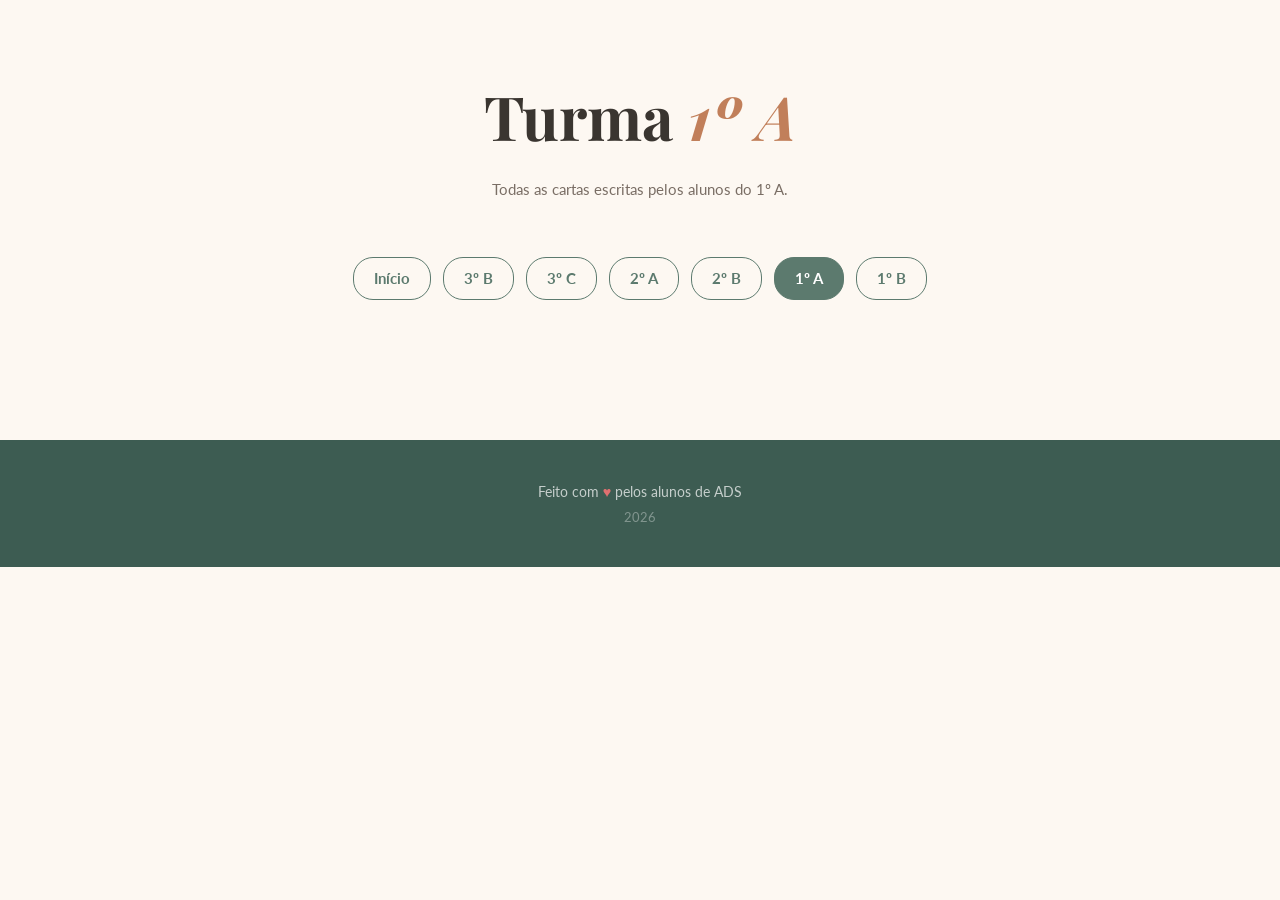
<file: salas/sala-1a.html>
<!DOCTYPE html>
<html lang="pt-BR">
<head>
    <meta charset="UTF-8">
    <meta name="viewport" content="width=device-width, initial-scale=1.0">
    <title>Cartas - 1º A</title>
    <link rel="preconnect" href="https://fonts.googleapis.com">
    <link href="https://fonts.googleapis.com/css2?family=Playfair+Display:ital,wght@0,700;1,400&family=Lato:wght@300;400;700&display=swap" rel="stylesheet">
    <link rel="stylesheet" href="../style.css">
</head>
<body data-sala="1º A">

    <main id="secao-das-cartas" class="secao-das-cartas secao-das-cartas-subpagina">
        <div class="topo-das-cartas">
            <h1 class="titulo-principal">Turma <em>1º A</em></h1>
            <p class="subtitulo-das-cartas">Todas as cartas escritas pelos alunos do 1º A.</p>
        </div>

        <nav class="menu-de-salas" aria-label="Navegação de salas">
            <a href="../index.html" class="botao-sala">Início</a>
            <a href="sala-3b.html" class="botao-sala">3º B</a>
            <a href="sala-3c.html" class="botao-sala">3º C</a>
            <a href="sala-2a.html" class="botao-sala">2º A</a>
            <a href="sala-2b.html" class="botao-sala">2º B</a>
            <a href="sala-1a.html" class="botao-sala ativo">1º A</a>
            <a href="sala-1b.html" class="botao-sala">1º B</a>
        </nav>

        <div id="container-cartas" class="grade-de-cartas"></div>
    </main>

    <footer class="rodape-pagina">
        <p>Feito com <span class="coracao">♥</span> pelos alunos de ADS</p>
        <p class="ano-rodape-pagina">2026</p>
    </footer>

    <div id="fundo-escuro-janela" class="fundo-escuro-janela oculto">
        <div class="janela-da-carta">
            <button id="btn-fechar-modal" class="botao-fechar-janela" aria-label="Fechar carta">✕</button>
            <span class="icone-da-janela">✉️</span>
            <h2 id="modal-nome" class="nome-na-janela"></h2>
            <p class="subtitulo-na-janela">Carta para o Professor</p>
            <hr class="linha-divisoria">
            <p id="modal-texto" class="texto-completo-janela"></p>

            <img id="modal-imagem" class="imagem-na-janela oculto" alt="Lembrança com o professor">
            <p id="modal-sala" class="etiqueta-de-sala"></p>
        </div>
    </div>

    <script src="../dados.js"></script>
    <script src="../script.js"></script>
</body>
</html>
</file>
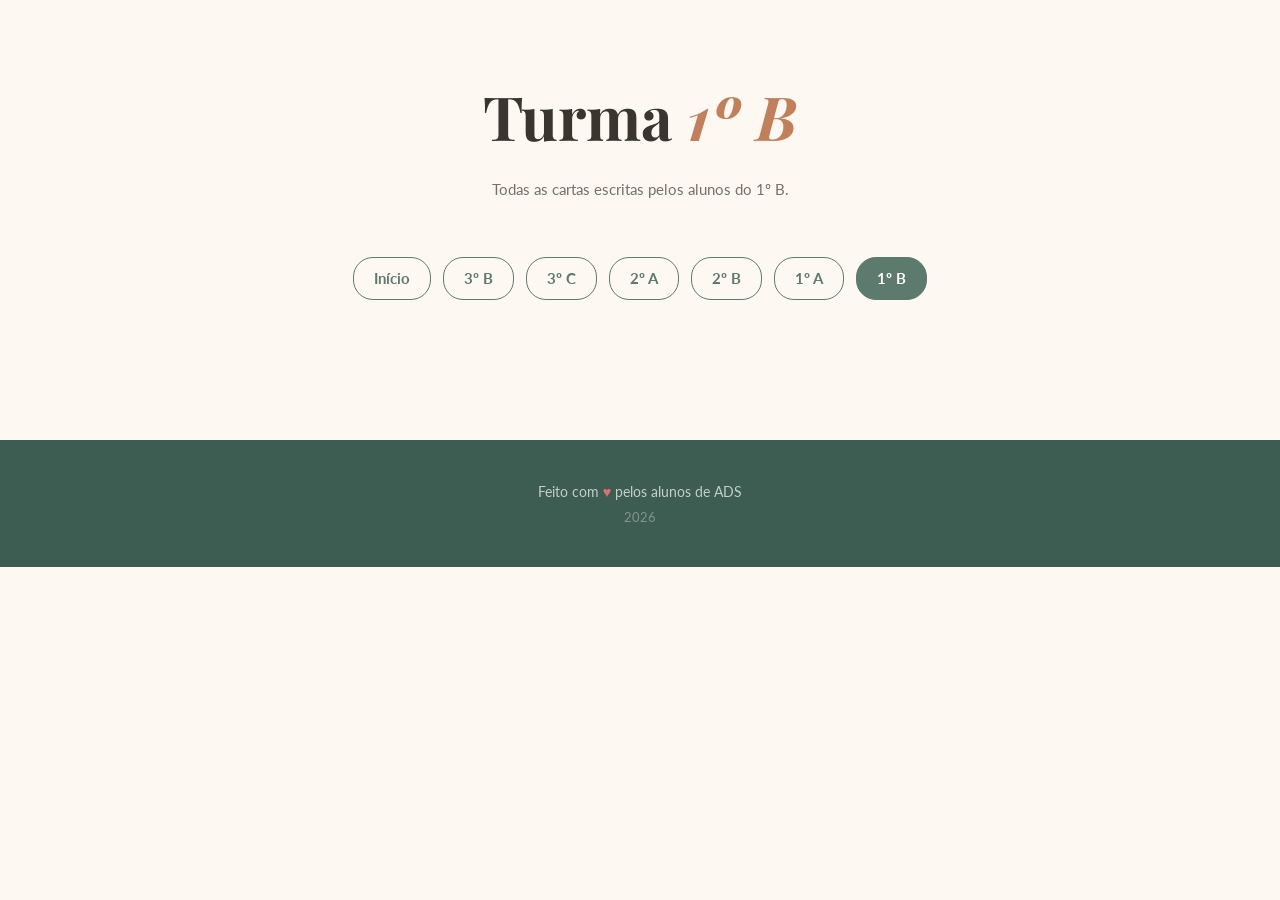
<file: salas/sala-1b.html>
<!DOCTYPE html>
<html lang="pt-BR">
<head>
    <meta charset="UTF-8">
    <meta name="viewport" content="width=device-width, initial-scale=1.0">
    <title>Cartas - 1º B</title>
    <link rel="preconnect" href="https://fonts.googleapis.com">
    <link href="https://fonts.googleapis.com/css2?family=Playfair+Display:ital,wght@0,700;1,400&family=Lato:wght@300;400;700&display=swap" rel="stylesheet">
    <link rel="stylesheet" href="../style.css">
</head>
<body data-sala="1º B">

    <main id="secao-das-cartas" class="secao-das-cartas secao-das-cartas-subpagina">
        <div class="topo-das-cartas">
            <h1 class="titulo-principal">Turma <em>1º B</em></h1>
            <p class="subtitulo-das-cartas">Todas as cartas escritas pelos alunos do 1º B.</p>
        </div>

        <nav class="menu-de-salas" aria-label="Navegação de salas">
            <a href="../index.html" class="botao-sala">Início</a>
            <a href="sala-3b.html" class="botao-sala">3º B</a>
            <a href="sala-3c.html" class="botao-sala">3º C</a>
            <a href="sala-2a.html" class="botao-sala">2º A</a>
            <a href="sala-2b.html" class="botao-sala">2º B</a>
            <a href="sala-1a.html" class="botao-sala">1º A</a>
            <a href="sala-1b.html" class="botao-sala ativo">1º B</a>
        </nav>

        <div id="container-cartas" class="grade-de-cartas"></div>
    </main>

    <footer class="rodape-pagina">
        <p>Feito com <span class="coracao">♥</span> pelos alunos de ADS</p>
        <p class="ano-rodape-pagina">2026</p>
    </footer>

    <div id="fundo-escuro-janela" class="fundo-escuro-janela oculto">
        <div class="janela-da-carta">
            <button id="btn-fechar-modal" class="botao-fechar-janela" aria-label="Fechar carta">✕</button>
            <span class="icone-da-janela">✉️</span>
            <h2 id="modal-nome" class="nome-na-janela"></h2>
            <p class="subtitulo-na-janela">Carta para o Professor</p>
            <hr class="linha-divisoria">
            <p id="modal-texto" class="texto-completo-janela"></p>

            <img id="modal-imagem" class="imagem-na-janela oculto" alt="Lembrança com o professor">
            <p id="modal-sala" class="etiqueta-de-sala"></p>
        </div>
    </div>

    <script src="../dados.js"></script>
    <script src="../script.js"></script>
</body>
</html>
</file>
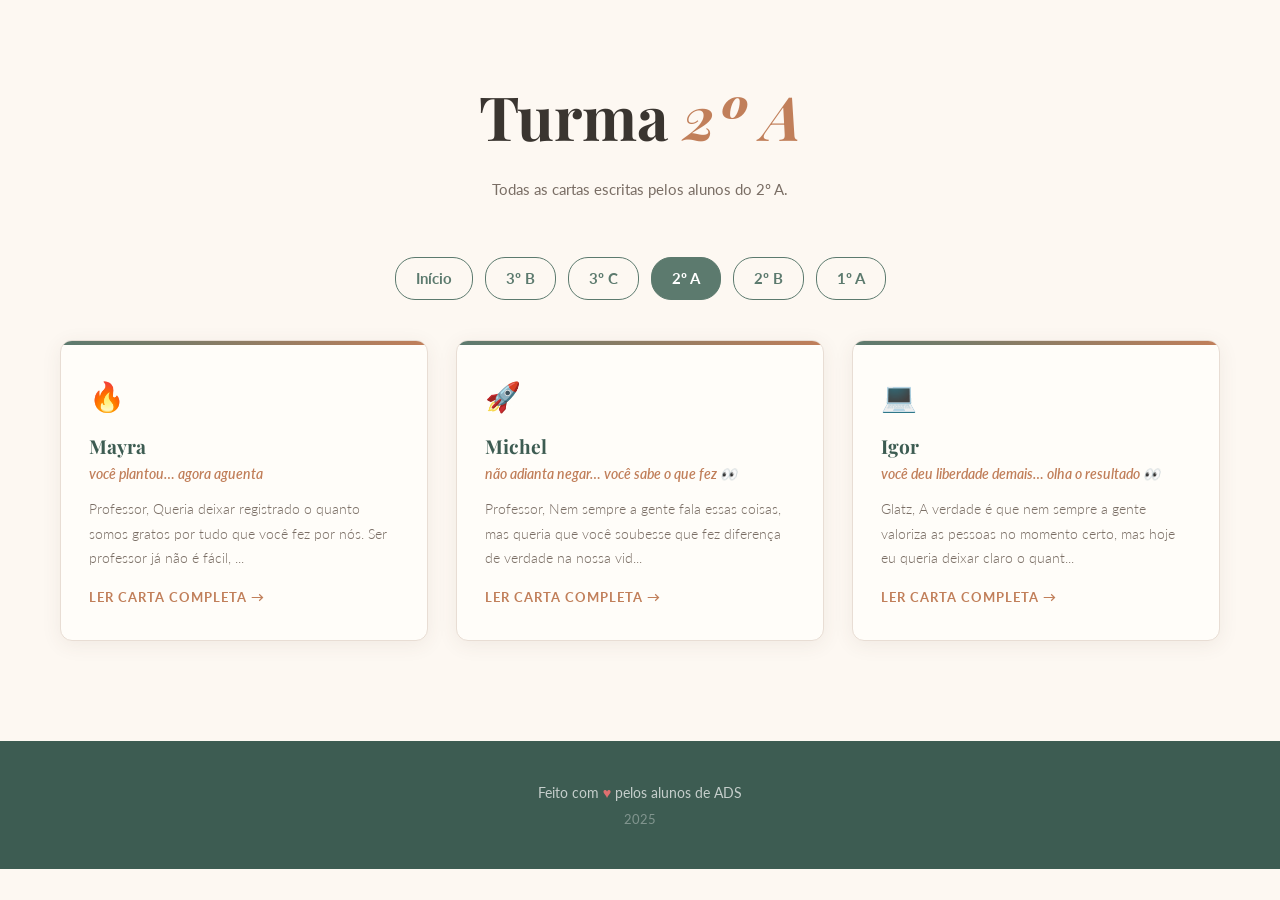
<file: salas/sala-2a.html>
<!DOCTYPE html>
<html lang="pt-BR">
<head>
    <meta charset="UTF-8">
    <meta name="viewport" content="width=device-width, initial-scale=1.0">
    <title>Cartas - 2º A</title>
    <link rel="preconnect" href="https://fonts.googleapis.com">
    <link href="https://fonts.googleapis.com/css2?family=Playfair+Display:ital,wght@0,700;1,400&family=Lato:wght@300;400;700&display=swap" rel="stylesheet">
    <link rel="stylesheet" href="../style.css">
</head>
<body data-sala="2º A">

    <main id="secao-das-cartas" class="secao-das-cartas secao-das-cartas-subpagina">
        <div class="topo-das-cartas">
            <h1 class="titulo-principal">Turma <em>2º A</em></h1>
            <p class="subtitulo-das-cartas">Todas as cartas escritas pelos alunos do 2º A.</p>
        </div>

        <nav class="menu-de-salas" aria-label="Navegação de salas">
            <a href="../index.html" class="botao-sala">Início</a>
            <a href="sala-3b.html" class="botao-sala">3º B</a>
            <a href="sala-3c.html" class="botao-sala">3º C</a>
            <a href="sala-2a.html" class="botao-sala ativo">2º A</a>
            <a href="sala-2b.html" class="botao-sala">2º B</a>
            <a href="sala-1a.html" class="botao-sala">1º A</a>
        </nav>

        <div id="container-cartas" class="grade-de-cartas"></div>
    </main>

    <footer class="rodape-pagina">
        <p>Feito com <span class="coracao">♥</span> pelos alunos de ADS</p>
        <p class="ano-rodape-pagina">2025</p>
    </footer>

    <div id="fundo-escuro-janela" class="fundo-escuro-janela oculto">
        <div class="janela-da-carta">
            <button id="btn-fechar-modal" class="botao-fechar-janela" aria-label="Fechar carta">✕</button>
            <span class="icone-da-janela">✉️</span>
            <h2 id="modal-nome" class="nome-na-janela"></h2>
            <p class="subtitulo-na-janela">Carta para o Professor</p>
            <hr class="linha-divisoria">
            <p id="modal-texto" class="texto-completo-janela"></p>

            <img id="modal-imagem" class="imagem-na-janela oculto" alt="Lembran�a com o professor">
            <p id="modal-sala" class="etiqueta-de-sala"></p>
        </div>
    </div>

    <script src="../dados.js"></script>
    <script src="../script.js"></script>
</body>
</html>
</file>
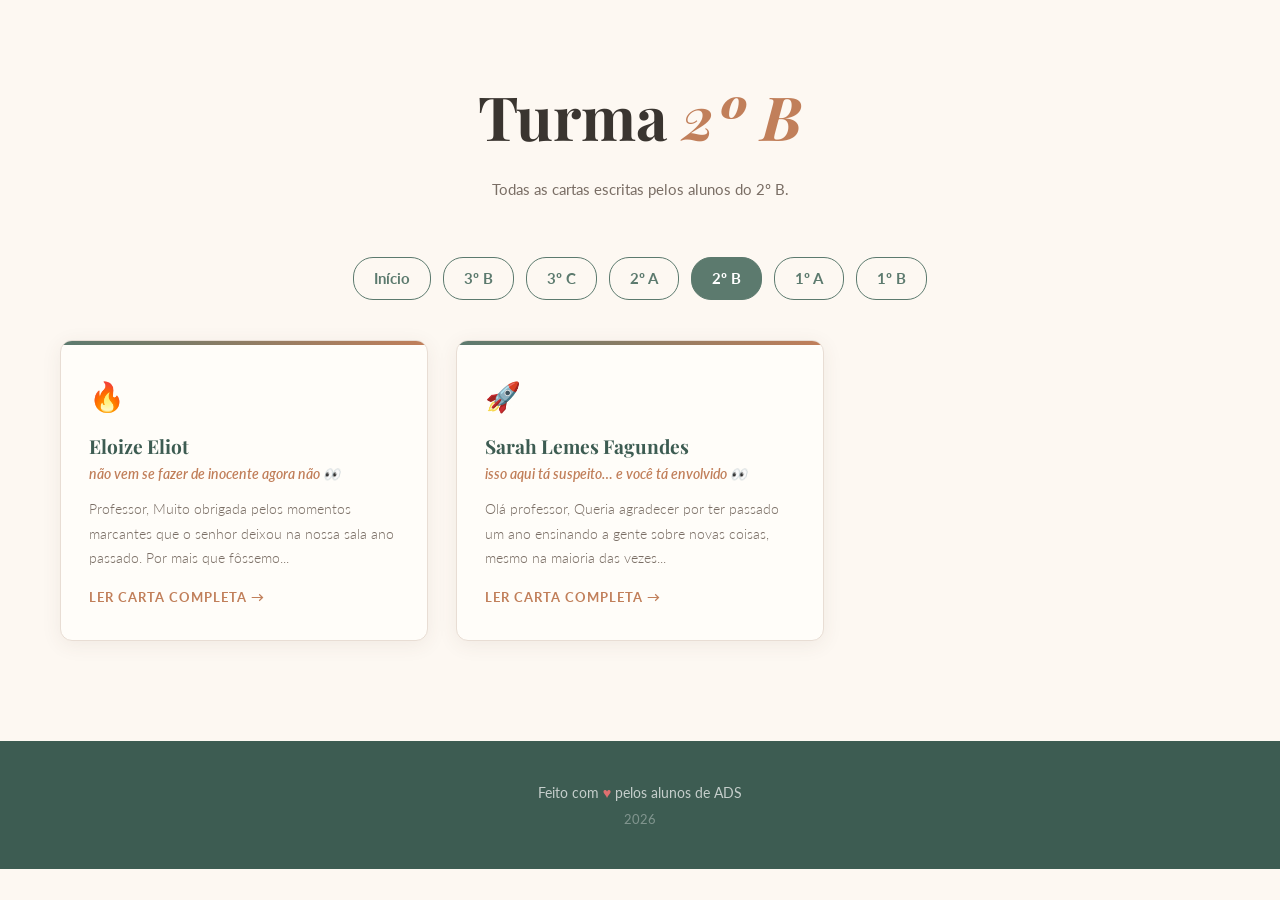
<file: salas/sala-2b.html>
<!DOCTYPE html>
<html lang="pt-BR">
<head>
    <meta charset="UTF-8">
    <meta name="viewport" content="width=device-width, initial-scale=1.0">
    <title>Cartas - 2º B</title>
    <link rel="preconnect" href="https://fonts.googleapis.com">
    <link href="https://fonts.googleapis.com/css2?family=Playfair+Display:ital,wght@0,700;1,400&family=Lato:wght@300;400;700&display=swap" rel="stylesheet">
    <link rel="stylesheet" href="../style.css">
</head>
<body data-sala="2º B">

    <main id="secao-das-cartas" class="secao-das-cartas secao-das-cartas-subpagina">
        <div class="topo-das-cartas">
            <h1 class="titulo-principal">Turma <em>2º B</em></h1>
            <p class="subtitulo-das-cartas">Todas as cartas escritas pelos alunos do 2º B.</p>
        </div>

        <nav class="menu-de-salas" aria-label="Navegação de salas">
            <a href="../index.html" class="botao-sala">Início</a>
            <a href="sala-3b.html" class="botao-sala">3º B</a>
            <a href="sala-3c.html" class="botao-sala">3º C</a>
            <a href="sala-2a.html" class="botao-sala">2º A</a>
            <a href="sala-2b.html" class="botao-sala ativo">2º B</a>
            <a href="sala-1a.html" class="botao-sala">1º A</a>
            <a href="sala-1b.html" class="botao-sala">1º B</a>
        </nav>

        <div id="container-cartas" class="grade-de-cartas"></div>
    </main>

    <footer class="rodape-pagina">
        <p>Feito com <span class="coracao">♥</span> pelos alunos de ADS</p>
        <p class="ano-rodape-pagina">2026</p>
    </footer>

    <div id="fundo-escuro-janela" class="fundo-escuro-janela oculto">
        <div class="janela-da-carta">
            <button id="btn-fechar-modal" class="botao-fechar-janela" aria-label="Fechar carta">✕</button>
            <span class="icone-da-janela">✉️</span>
            <h2 id="modal-nome" class="nome-na-janela"></h2>
            <p class="subtitulo-na-janela">Carta para o Professor</p>
            <hr class="linha-divisoria">
            <p id="modal-texto" class="texto-completo-janela"></p>

            <img id="modal-imagem" class="imagem-na-janela oculto" alt="Lembrança com o professor">
            <p id="modal-sala" class="etiqueta-de-sala"></p>
        </div>
    </div>

    <script src="../dados.js"></script>
    <script src="../script.js"></script>
</body>
</html>
</file>
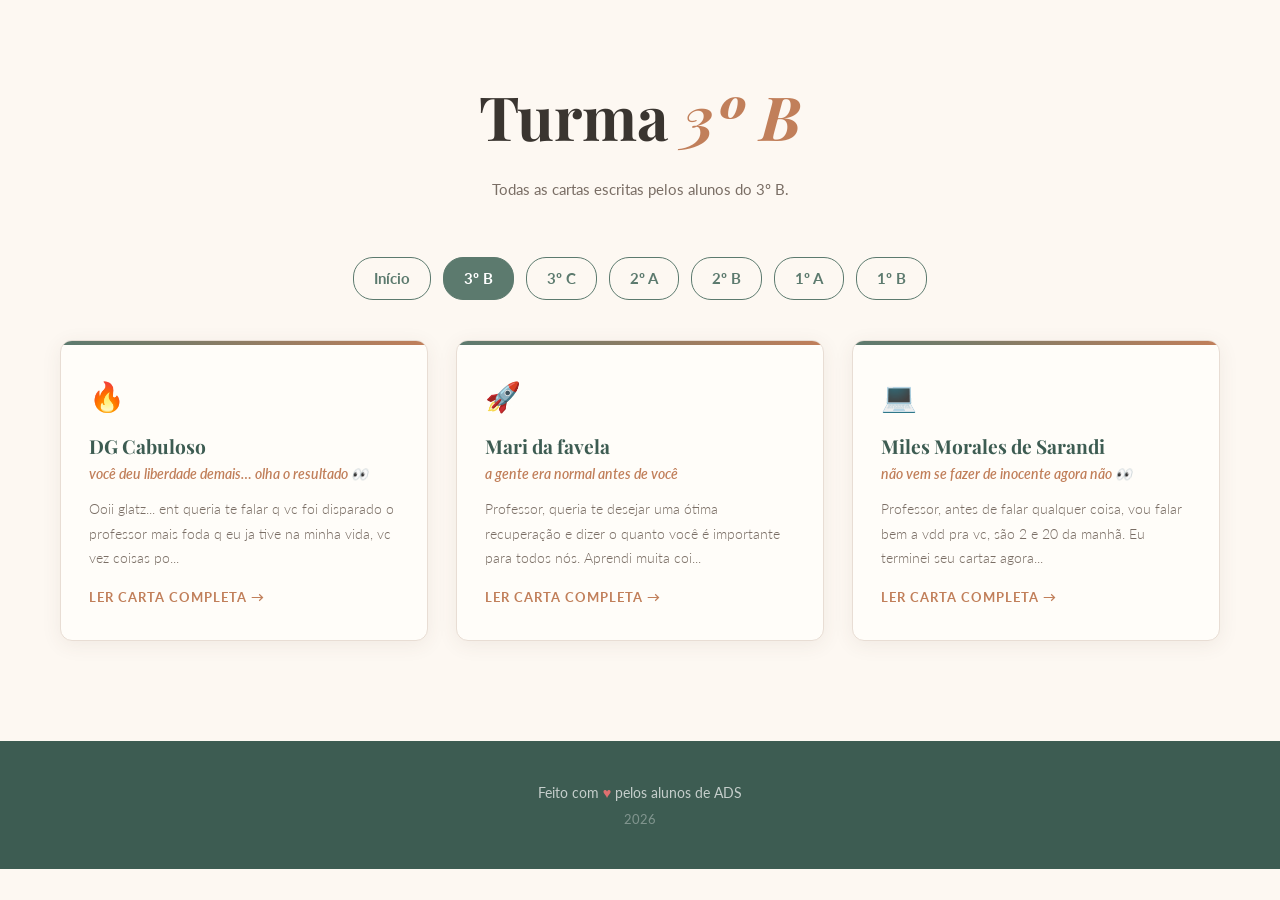
<file: salas/sala-3b.html>
<!DOCTYPE html>
<html lang="pt-BR">
<head>
    <meta charset="UTF-8">
    <meta name="viewport" content="width=device-width, initial-scale=1.0">
    <title>Cartas - 3º B</title>
    <link rel="preconnect" href="https://fonts.googleapis.com">
    <link href="https://fonts.googleapis.com/css2?family=Playfair+Display:ital,wght@0,700;1,400&family=Lato:wght@300;400;700&display=swap" rel="stylesheet">
    <link rel="stylesheet" href="../style.css">
</head>
<body data-sala="3º B">

    <main id="secao-das-cartas" class="secao-das-cartas secao-das-cartas-subpagina">
        <div class="topo-das-cartas">
            <h1 class="titulo-principal">Turma <em>3º B</em></h1>
            <p class="subtitulo-das-cartas">Todas as cartas escritas pelos alunos do 3º B.</p>
        </div>

        <nav class="menu-de-salas" aria-label="Navegação de salas">
            <a href="../index.html" class="botao-sala">Início</a>
            <a href="sala-3b.html" class="botao-sala ativo">3º B</a>
            <a href="sala-3c.html" class="botao-sala">3º C</a>
            <a href="sala-2a.html" class="botao-sala">2º A</a>
            <a href="sala-2b.html" class="botao-sala">2º B</a>
            <a href="sala-1a.html" class="botao-sala">1º A</a>
            <a href="sala-1b.html" class="botao-sala">1º B</a>
        </nav>

        <div id="container-cartas" class="grade-de-cartas"></div>
    </main>

    <footer class="rodape-pagina">
        <p>Feito com <span class="coracao">♥</span> pelos alunos de ADS</p>
        <p class="ano-rodape-pagina">2026</p>
    </footer>

    <div id="fundo-escuro-janela" class="fundo-escuro-janela oculto">
        <div class="janela-da-carta">
            <button id="btn-fechar-modal" class="botao-fechar-janela" aria-label="Fechar carta">✕</button>
            <span class="icone-da-janela">✉️</span>
            <h2 id="modal-nome" class="nome-na-janela"></h2>
            <p class="subtitulo-na-janela">Carta para o Professor</p>
            <hr class="linha-divisoria">
            <p id="modal-texto" class="texto-completo-janela"></p>

            <img id="modal-imagem" class="imagem-na-janela oculto" alt="Lembrança com o professor">
            <p id="modal-sala" class="etiqueta-de-sala"></p>
        </div>
    </div>

    <script src="../dados.js"></script>
    <script src="../script.js"></script>
</body>
</html>
</file>
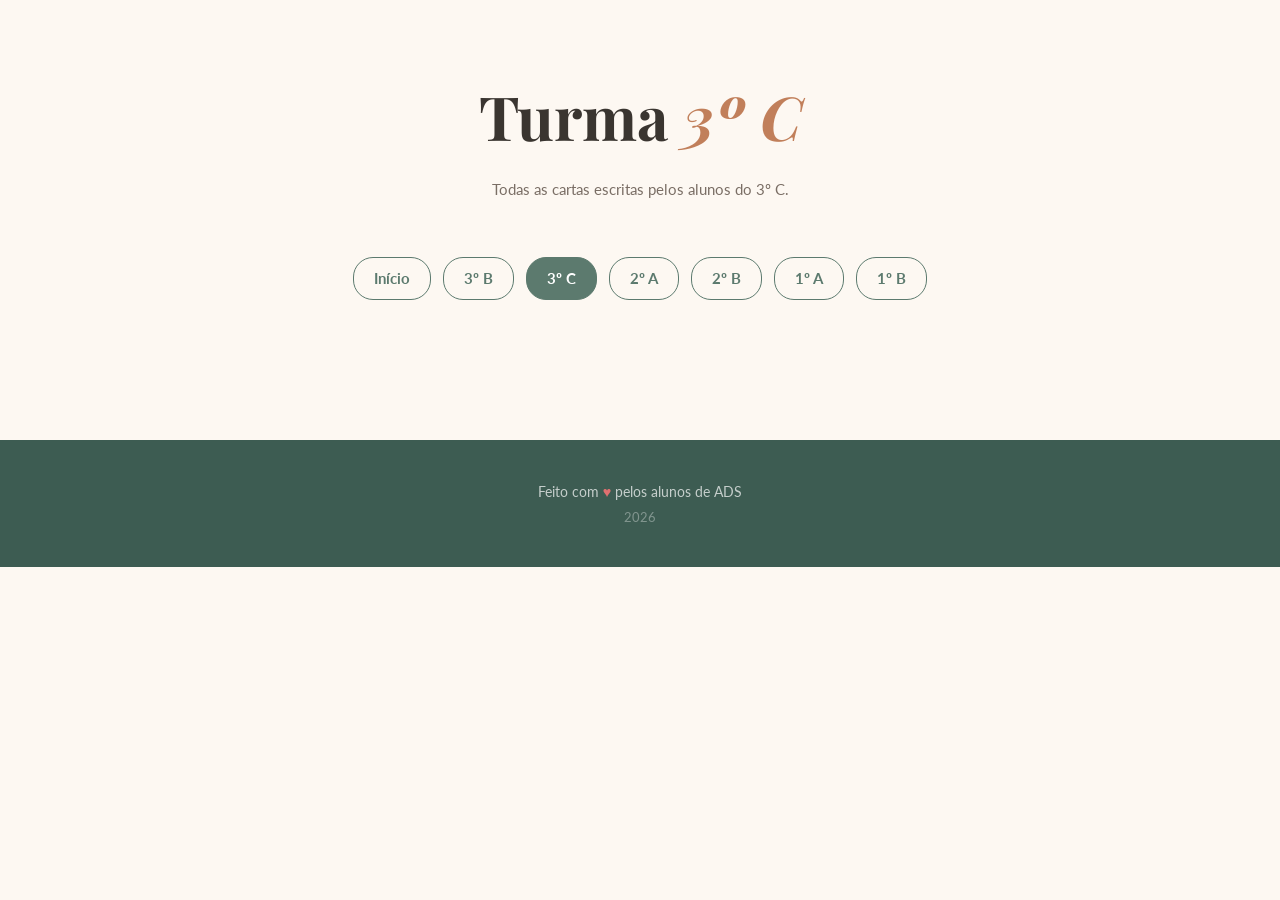
<file: salas/sala-3c.html>
<!DOCTYPE html>
<html lang="pt-BR">
<head>
    <meta charset="UTF-8">
    <meta name="viewport" content="width=device-width, initial-scale=1.0">
    <title>Cartas - 3º C</title>
    <link rel="preconnect" href="https://fonts.googleapis.com">
    <link href="https://fonts.googleapis.com/css2?family=Playfair+Display:ital,wght@0,700;1,400&family=Lato:wght@300;400;700&display=swap" rel="stylesheet">
    <link rel="stylesheet" href="../style.css">
</head>
<body data-sala="3º C">

    <main id="secao-das-cartas" class="secao-das-cartas secao-das-cartas-subpagina">
        <div class="topo-das-cartas">
            <h1 class="titulo-principal">Turma <em>3º C</em></h1>
            <p class="subtitulo-das-cartas">Todas as cartas escritas pelos alunos do 3º C.</p>
        </div>

        <nav class="menu-de-salas" aria-label="Navegação de salas">
            <a href="../index.html" class="botao-sala">Início</a>
            <a href="sala-3b.html" class="botao-sala">3º B</a>
            <a href="sala-3c.html" class="botao-sala ativo">3º C</a>
            <a href="sala-2a.html" class="botao-sala">2º A</a>
            <a href="sala-2b.html" class="botao-sala">2º B</a>
            <a href="sala-1a.html" class="botao-sala">1º A</a>
            <a href="sala-1b.html" class="botao-sala">1º B</a>
        </nav>

        <div id="container-cartas" class="grade-de-cartas"></div>
    </main>

    <footer class="rodape-pagina">
        <p>Feito com <span class="coracao">♥</span> pelos alunos de ADS</p>
        <p class="ano-rodape-pagina">2026</p>
    </footer>

    <div id="fundo-escuro-janela" class="fundo-escuro-janela oculto">
        <div class="janela-da-carta">
            <button id="btn-fechar-modal" class="botao-fechar-janela" aria-label="Fechar carta">✕</button>
            <span class="icone-da-janela">✉️</span>
            <h2 id="modal-nome" class="nome-na-janela"></h2>
            <p class="subtitulo-na-janela">Carta para o Professor</p>
            <hr class="linha-divisoria">
            <p id="modal-texto" class="texto-completo-janela"></p>

            <img id="modal-imagem" class="imagem-na-janela oculto" alt="Lembrança com o professor">
            <p id="modal-sala" class="etiqueta-de-sala"></p>
        </div>
    </div>

    <script src="../dados.js"></script>
    <script src="../script.js"></script>
</body>
</html>
</file>
<file: style.css>
/* =====================================================
   STYLE.CSS — Estilos do site "Para o nosso Professor"
   =====================================================
   
   Organização:
   1. Variáveis e Reset
   2. Tipografia global
   3. Hero (Cabeçalho)
   4. Mural (Grid de Cards)
   5. Card individual
   6. Modal (carta aberta)
   7. Rodapé
   8. Responsividade (Mobile)
===================================================== */


/* ─────────────────────────────────────────────
   1. VARIÁVEIS E RESET
   
   Variáveis CSS (--nome) são como "apelidos" para valores.
   Se quiserem mudar a cor principal do site, basta mudar
   aqui em um lugar só, e todo o site atualiza!
───────────────────────────────────────────────*/
:root {
    /* Paleta de cores — tons cálidos e acolhedores */
    --cor-fundo: #fdf8f2;
    /* bege muito claro, como papel velho */
    --cor-fundo-alt: #fff9f0;
    /* variação levemente mais clara */
    --cor-primaria: #5c7a6e;
    /* verde-cinza tranquilo */
    --cor-primaria-esc: #3d5c52;
    /* versão mais escura do verde */
    --cor-destaque: #c17f5a;
    /* terracota suave para detalhes */
    --cor-cartao-aluno-bg: #fffdf9;
    /* branco levemente creme para os cartao-alunos */
    --cor-texto: #3a3530;
    /* quase-preto, mais suave que #000 */
    --cor-texto-leve: #7a6e65;
    /* cinza-acastanhado para textos secundários */
    --cor-borda: #e8ddd4;
    /* bege para bordas discretas */

    /* Tipografia */
    --fonte-titulo: 'Playfair Display', Georgia, serif;
    /* para h1, h2 etc. */
    --fonte-corpo: 'Lato', 'Helvetica Neue', sans-serif;
    /* para parágrafos */

    /* Espaçamentos e formas */
    --raio-borda: 12px;
    /* arredondamento dos cartao-alunos */
    --sombra-cartao-aluno: 0 4px 20px rgba(90, 70, 50, 0.08);
    /* sombra suave */
    --sombra-hover: 0 8px 30px rgba(90, 70, 50, 0.16);
    /* sombra ao passar o mouse */
}

/* Reset básico: remove margens e paddings padrões do navegador */
*,
*::before,
*::after {
    margin: 0;
    padding: 0;
    box-sizing: border-box;
    /* faz largura/altura incluir padding e borda */
}

/* Rolagem suave ao clicar na seta "↓" do cabecalho-principal */
html {
    scroll-behavior: smooth;
}


/* ─────────────────────────────────────────────
   2. TIPOGRAFIA GLOBAL
───────────────────────────────────────────────*/
body {
    font-family: var(--fonte-corpo);
    background-color: var(--cor-fundo);
    color: var(--cor-texto);
    /* line-height: 1.6 melhora muito a legibilidade do texto */
    line-height: 1.6;
}

h1,
h2,
h3 {
    font-family: var(--fonte-titulo);
    line-height: 1.2;
}


/* ─────────────────────────────────────────────
   3. HERO (CABEÇALHO)
   
   A seção de boas-vindas ocupa a tela inteira.
   Usamos min-height: 100vh para isso (vh = viewport height).
───────────────────────────────────────────────*/
.cabecalho-principal {
    position: relative;
    /* necessário para posicionar o .envelopes-decorativos */
    min-height: 100vh;
    /* 100% da altura da tela */
    display: flex;
    justify-content: center;
    align-items: center;
    text-align: center;
    padding: 40px 20px;

    /* Gradiente diagonal como fundo — mistura entre dois tons cálidos */
    background: linear-gradient(145deg,
            #e8f0ec 0%,
            /* verde muito pálido */
            var(--cor-fundo) 50%,
            #f5ede4 100%
            /* salmão muito pálido */
        );

    overflow: hidden;
    /* impede que os envelopes decorativos ultrapassem a seção */
}

/* Envelopes decorativos de fundo — puro CSS, só visual */
.envelopes-decorativos {
    position: absolute;
    /* "flutua" sobre o fundo */
    inset: 0;
    /* ocupa toda a área do .cabecalho-principal */
    pointer-events: none;
    /* cliques passam através dele, não interferem */
    display: flex;
    justify-content: space-around;
    align-items: center;
    font-size: 180px;
    opacity: 0.04;
    /* quase invisível, só uma textura */
    user-select: none;
}

/* Conteúdo central */
.conteudo-cabecalho {
    max-width: 680px;
    /* limita a largura para melhor leitura */
    /* Animação de entrada — aparece suavemente ao carregar a página */
    animation: surgir 1s ease-out forwards;
}

@keyframes surgir {
    from {
        opacity: 0;
        transform: translateY(24px);
        /* começa um pouco abaixo */
    }

    to {
        opacity: 1;
        transform: translateY(0);
    }
}

.texto-pequeno-topo {
    font-size: 0.85rem;
    letter-spacing: 0.15em;
    /* espaçamento entre letras — efeito elegante */
    text-transform: uppercase;
    color: var(--cor-primaria);
    margin-bottom: 16px;
    font-weight: 700;
}

.titulo-principal {
    font-size: clamp(2.2rem, 6vw, 3.8rem);
    /* tamanho responsivo automático! */
    color: var(--cor-texto);
    margin-bottom: 24px;
}

/* A tag <em> dentro do título fica em itálico com cor de destaque */
.titulo-principal em {
    color: var(--cor-destaque);
    font-style: italic;
}

.texto-explicativo {
    font-size: 1.05rem;
    color: var(--cor-texto-leve);
    max-width: 540px;
    margin: 0 auto 40px;
    font-weight: 300;
}

/* Seta que convida a rolar a página */
.seta-rolagem {
    display: inline-block;
    color: var(--cor-primaria);
    font-size: 1.6rem;
    text-decoration: none;
    border: 2px solid var(--cor-primaria);
    width: 50px;
    height: 50px;
    border-radius: 50%;
    /* torna o elemento circular */
    line-height: 46px;
    transition: all 0.3s ease;
    /* animação suave no hover */

    /* Animação de vai-e-vem para chamar atenção */
    animation: pular 2s ease-in-out infinite;
}

.seta-rolagem:hover {
    background-color: var(--cor-primaria);
    color: white;
}

@keyframes pular {

    0%,
    100% {
        transform: translateY(0);
    }

    50% {
        transform: translateY(-8px);
    }
}


/* ─────────────────────────────────────────────
   3.5. MENSAGEM DE APOIO
   
   Uma seção em destaque após o cabeçalho.
───────────────────────────────────────────────*/
.sessao-mensagem-apoio {
    background-color: var(--cor-cartao-aluno-bg);
    padding: 60px 20px;
    border-top: 1px solid var(--cor-borda);
    border-bottom: 1px solid var(--cor-borda);
}

.texto-sessao-mensagem-apoio {
    max-width: 800px;
    margin: 0 auto;
    text-align: center;
}

.texto-sessao-mensagem-apoio h2 {
    color: var(--cor-primaria-esc);
    margin-bottom: 24px;
    font-size: 2rem;
}

.texto-sessao-mensagem-apoio p {
    color: var(--cor-texto-leve);
    font-size: 1.1rem;
    margin-bottom: 16px;
    line-height: 1.8;
}

/* ─────────────────────────────────────────────
   4. MURAL — SEÇÃO DE CARDS
───────────────────────────────────────────────*/
.secao-das-cartas {
    padding: 80px 20px 100px;
    max-width: 1200px;
    /* largura máxima para telas grandes */
    margin: 0 auto;
    /* centraliza o bloco horizontalmente */
}

.topo-das-cartas {
    text-align: center;
    margin-bottom: 56px;
}

.titulo-das-cartas {
    font-size: clamp(1.8rem, 4vw, 2.8rem);
    color: var(--cor-texto);
    margin-bottom: 8px;
}

/* Detalhe decorativo abaixo do título do secao-das-cartas */
.titulo-das-cartas::after {
    content: '';
    /* cria um pseudo-elemento sem texto */
    display: block;
    width: 60px;
    height: 3px;
    background: var(--cor-destaque);
    margin: 12px auto 0;
    border-radius: 2px;
}

.subtitulo-das-cartas {
    color: var(--cor-texto-leve);
    font-size: 0.95rem;
}

/* 
   NAVEGAÇÃO / FILTROS DE SALA
*/
.menu-de-salas {
    display: flex;
    flex-wrap: wrap;
    justify-content: center;
    gap: 12px;
    margin-bottom: 40px;
}

.botao-sala {
    background-color: transparent;
    border: 1px solid var(--cor-primaria);
    color: var(--cor-primaria);
    padding: 8px 20px;
    border-radius: 20px;
    font-size: 0.95rem;
    font-weight: bold;
    cursor: pointer;
    transition: all 0.3s ease;
    font-family: var(--fonte-corpo);
    text-decoration: none; /* Remove o sublinhado padrão dos links */
}

.botao-sala:hover,
.botao-sala.ativo {
    background-color: var(--cor-primaria);
    color: white;
}

/* 
   CSS GRID — o coração do nosso layout de cartao-alunos!
   repeat(auto-fill, minmax(280px, 1fr)) significa:
   - Crie quantas colunas couberem na tela
   - Cada coluna tem mínimo de 280px e máximo de 1fr (espaço igual)
   Resultado: o grid se adapta automaticamente a qualquer tela!
*/
.grade-de-cartas {
    display: grid;
    grid-template-columns: repeat(auto-fill, minmax(280px, 1fr));
    gap: 28px;
    /* espaçamento entre os cartao-alunos */
}


/* ─────────────────────────────────────────────
   5. CARD INDIVIDUAL
   
   Cada cartao-aluno é um "bilhete" com o nome e o início da carta.
   Clicar nele abre o modal com a mensagem completa.
───────────────────────────────────────────────*/
.cartao-aluno {
    background-color: var(--cor-cartao-aluno-bg);
    border-radius: var(--raio-borda);
    border: 1px solid var(--cor-borda);
    box-shadow: var(--sombra-cartao-aluno);
    padding: 32px 28px;
    cursor: pointer;
    /* o cursor vira "mãozinha" — sinaliza que é clicável */
    position: relative;
    overflow: hidden;

    /* transition: faz a animação do hover ser suave */
    transition: transform 0.3s ease, box-shadow 0.3s ease;

    /* Animação de entrada dos cartao-alunos — aparecem em sequência */
    animation: entrarCard 0.5s ease-out backwards;
}

/* Faixa colorida no topo de cada cartao-aluno (elemento decorativo) */
.cartao-aluno::before {
    content: '';
    position: absolute;
    top: 0;
    left: 0;
    right: 0;
    height: 4px;
    background: linear-gradient(90deg, var(--cor-primaria), var(--cor-destaque));
}

/* 
   EFEITO HOVER — ao passar o mouse sobre o cartao-aluno:
   - Ele sobe um pouquinho (translateY negativo = subir)
   - A sombra fica mais pronunciada, dando sensação de elevação
*/
.cartao-aluno:hover {
    transform: translateY(-6px);
    box-shadow: var(--sombra-hover);
}

.icone-do-cartao {
    font-size: 1.8rem;
    margin-bottom: 16px;
    display: block;
}

.nome-no-cartao {
    font-family: var(--fonte-titulo);
    font-size: 1.2rem;
    color: var(--cor-primaria-esc);
    margin-bottom: 6px;
}

.frase-do-cartao {
    font-size: 0.85rem;
    color: var(--cor-destaque);
    font-style: italic;
    font-weight: 600;
    margin-bottom: 12px;
}

/* Trecho da carta — limitado a 3 linhas com "..." no final */
.resumo-do-cartao {
    font-size: 0.9rem;
    color: var(--cor-texto-leve);
    font-weight: 300;

    /* Essas 3 linhas juntas criam o efeito de "..." em 3 linhas */
    display: -webkit-box;
    -webkit-line-clamp: 3;
    -webkit-box-orient: vertical;
    overflow: hidden;
    line-height: 1.7;
}

.link-ver-mais {
    display: inline-block;
    margin-top: 16px;
    font-size: 0.8rem;
    font-weight: 700;
    letter-spacing: 0.08em;
    text-transform: uppercase;
    color: var(--cor-destaque);
}

@keyframes entrarCard {
    from {
        opacity: 0;
        transform: translateY(20px);
    }

    to {
        opacity: 1;
        transform: translateY(0);
    }
}


/* ─────────────────────────────────────────────
   6. MODAL — CARTA ABERTA
   
   O modal é uma "janela" que aparece sobre o conteúdo
   quando o professor clica em um cartao-aluno.
───────────────────────────────────────────────*/

/* Fundo escurecido atrás do modal */
.fundo-escuro-janela {
    position: fixed;
    /* fica fixo mesmo ao rolar a página */
    inset: 0;
    /* ocupa a tela toda: top/right/bottom/left = 0 */
    background-color: rgba(58, 53, 48, 0.6);
    /* preto transparente */
    display: flex;
    justify-content: center;
    align-items: center;
    padding: 20px;
    z-index: 100;
    /* fica na frente de tudo */
    animation: fadeIn 0.25s ease;
    /* O backdrop-filter desfoca o fundo — efeito moderno */
    backdrop-filter: blur(4px);
}

/* A janela em si */
.janela-da-carta {
    background: var(--cor-cartao-aluno-bg);
    border-radius: var(--raio-borda);
    padding: 48px 40px;
    max-width: 600px;
    width: 100%;
    max-height: 85vh;
    /* altura máxima de 85% da tela */
    overflow-y: auto;
    /* adiciona scroll se o texto for muito longo */
    position: relative;
    animation: surgirModal 0.3s ease;
    box-shadow: 0 20px 60px rgba(0, 0, 0, 0.2);
}

.janela-da-carta::before {
    content: '';
    position: absolute;
    top: 0;
    left: 0;
    right: 0;
    height: 5px;
    background: linear-gradient(90deg, var(--cor-primaria), var(--cor-destaque));
    border-radius: var(--raio-borda) var(--raio-borda) 0 0;
}

.botao-fechar-janela {
    position: absolute;
    top: 16px;
    right: 16px;
    background: none;
    border: none;
    font-size: 1.4rem;
    cursor: pointer;
    color: var(--cor-texto-leve);
    line-height: 1;
    padding: 4px 8px;
    border-radius: 4px;
    transition: color 0.2s, background-color 0.2s;
}

.botao-fechar-janela:hover {
    color: var(--cor-texto);
    background: var(--cor-borda);
}

.icone-da-janela {
    font-size: 2.5rem;
    display: block;
    margin-bottom: 16px;
}

.nome-na-janela {
    font-family: var(--fonte-titulo);
    font-size: 1.8rem;
    color: var(--cor-primaria-esc);
    margin-bottom: 8px;
}

.subtitulo-na-janela {
    font-size: 0.8rem;
    color: var(--cor-destaque);
    font-weight: 700;
    letter-spacing: 0.12em;
    text-transform: uppercase;
    margin-bottom: 28px;
}

.linha-divisoria {
    border: none;
    border-top: 1px solid var(--cor-borda);
    margin-bottom: 28px;
}

.texto-completo-janela {
    font-size: 1rem;
    color: var(--cor-texto);
    line-height: 1.85;
    /* bastante espaçado para facilitar a leitura */
    white-space: pre-line;
    /* respeita quebras de linha (\n) do texto */
    margin-bottom: 24px;
}

.imagem-na-janela {
    display: block;
    max-width: 280px;
    width: 100%;
    height: auto;
    border: 8px solid #fff;
    border-radius: 4px;
    margin: 10px auto 32px;
    box-shadow: 0 6px 15px rgba(0, 0, 0, 0.12);
    transform: rotate(-2deg);
    transition: transform 0.3s ease;
}

.imagem-na-janela:hover {
    transform: rotate(1deg) scale(1.05);
}

.etiqueta-de-sala {
    display: inline-block;
    background-color: var(--cor-fundo);
    border: 1px solid var(--cor-borda);
    color: var(--cor-texto-leve);
    padding: 4px 12px;
    border-radius: 12px;
    font-size: 0.85rem;
    font-weight: bold;
}

@keyframes fadeIn {
    from {
        opacity: 0;
    }

    to {
        opacity: 1;
    }
}

@keyframes surgirModal {
    from {
        opacity: 0;
        transform: scale(0.94) translateY(20px);
    }

    to {
        opacity: 1;
        transform: scale(1) translateY(0);
    }
}

/* Classe auxiliar usada pelo JS para esconder o modal */
.oculto {
    display: none !important;
}


/* ─────────────────────────────────────────────
   6.5. GALERIA DE FOTOS
───────────────────────────────────────────────*/
.secao-galeria {
    padding: 80px 20px 0;
    max-width: 1200px;
    margin: 0 auto;
}

.topo-galeria {
    text-align: center;
    margin-bottom: 40px;
}

.topo-galeria h2 {
    font-size: clamp(1.8rem, 4vw, 2.8rem);
    color: var(--cor-primaria-esc);
    margin-bottom: 8px;
}

.topo-galeria p {
    color: var(--cor-texto-leve);
    font-size: 1.05rem;
}

.galeria-grid {
    column-count: 3;
    column-gap: 16px;
    padding-bottom: 40px;
}

.galeria-grid img,
.galeria-grid video {
    width: 100%;
    height: auto;
    display: block;
    margin-bottom: 16px;
    break-inside: avoid;
    /* Evita que a imagem seja "cortada" entre colunas */
    border-radius: var(--raio-borda);
    box-shadow: var(--sombra-cartao-aluno);
    transition: transform 0.3s ease, box-shadow 0.3s ease;
    cursor: pointer;
}

.galeria-grid img:hover,
.galeria-grid video:hover {
    transform: scale(1.03);
    box-shadow: var(--sombra-hover);
    z-index: 1;
}

/* ─────────────────────────────────────────────
   7. RODAPÉ
───────────────────────────────────────────────*/
.rodape-pagina {
    text-align: center;
    padding: 40px 20px;
    background-color: var(--cor-primaria-esc);
    color: rgba(255, 255, 255, 0.7);
    font-size: 0.9rem;
}

.coracao {
    color: #e07070;
    /* vermelho rosado para o coração ♥ */
}

.ano-rodape-pagina {
    margin-top: 4px;
    font-size: 0.8rem;
    opacity: 0.5;
}

/* ─────────────────────────────────────────────
   7.5. MODAL DA GALERIA (LIGHTBOX)
───────────────────────────────────────────────*/
.fundo-escuro-galeria {
    position: fixed;
    inset: 0;
    background-color: rgba(0, 0, 0, 0.85);
    display: flex;
    justify-content: center;
    align-items: center;
    padding: 20px;
    z-index: 200;
    backdrop-filter: blur(8px);
    animation: fadeIn 0.3s ease;
}

.janela-da-galeria {
    position: relative;
    max-width: 90vw;
    max-height: 90vh;
    display: flex;
    justify-content: center;
    align-items: center;
    animation: surgirModal 0.3s ease;
}

.janela-da-galeria img {
    max-width: 100%;
    max-height: 90vh;
    object-fit: contain;
    border-radius: 8px;
    box-shadow: 0 10px 40px rgba(0, 0, 0, 0.5);
}

.botao-fechar-galeria {
    position: absolute;
    top: -40px;
    right: 0;
    background: none;
    border: none;
    color: white;
    font-size: 2rem;
    cursor: pointer;
    transition: transform 0.2s ease;
}

.botao-fechar-galeria:hover {
    transform: scale(1.1);
}

/* ─────────────────────────────────────────────
   8. RESPONSIVIDADE (MOBILE)
   
   @media queries permitem aplicar estilos
   somente em determinados tamanhos de tela.
   "max-width: 600px" = "em telas menores que 600px"
───────────────────────────────────────────────*/
@media (max-width: 600px) {

    /* Em celular, o cabecalho-principal fica um pouco menor */
    .cabecalho-principal {
        min-height: 90vh;
    }

    /* O grid vira uma coluna só em celular */
    .grade-de-cartas {
        grid-template-columns: 1fr;
    }

    /* O modal ocupa mais espaço em telas pequenas */
    .janela-da-carta {
        padding: 36px 24px;
    }
}

/* ─────────────────────────────────────────────
   9. RESPONSIVIDADE (TABLET / GALERIA MASONRY)
───────────────────────────────────────────────*/
@media (max-width: 900px) {
    .galeria-grid {
        column-count: 2;
    }
}

@media (max-width: 600px) {
    .galeria-grid {
        column-count: 1;
    }
}
</file>
